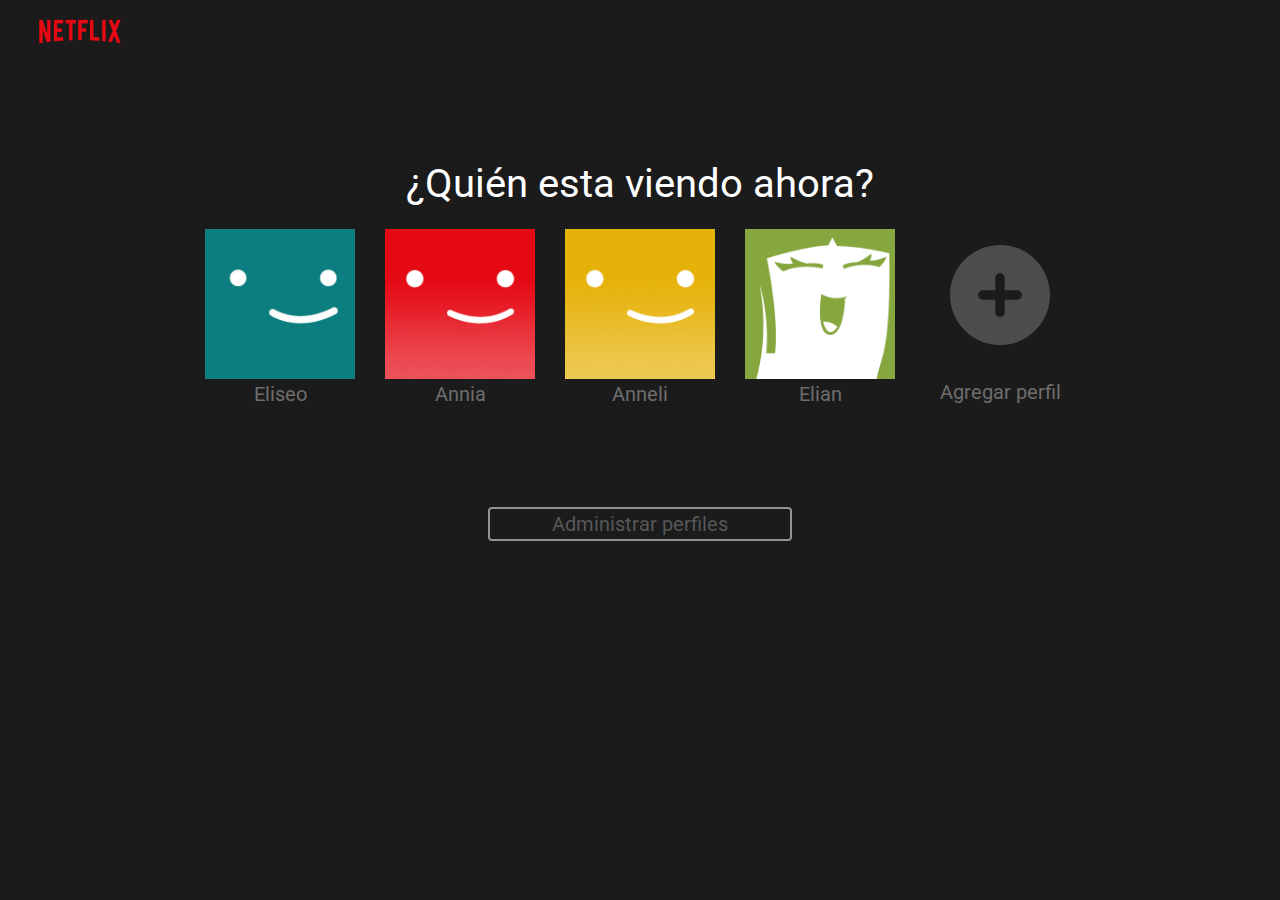
<file: login.html>
<!DOCTYPE html>
<html lang="en">
<head>
    <meta charset="UTF-8">
    <meta http-equiv="X-UA-Compatible" content="IE=edge">
    <meta name="viewport" content="width=device-width, initial-scale=1.0">
    <title>Netflix</title>
    <link rel="icon" href="src/n.png">
    <link rel="stylesheet" href="src/stylelogin.css">
    <link rel="preconnect" href="https://fonts.googleapis.com">
    <link rel="preconnect" href="https://fonts.gstatic.com" crossorigin>
    <link href="https://fonts.googleapis.com/css2?family=Roboto:ital,wght@0,300;0,400;0,500;0,700;1,900&display=swap" rel="stylesheet">
</head>
<body>
    <nav id="logo">
        <img src="src/logonetflix.png" alt="logonetflix" id="netflix">
    </nav>
    <div id="mensaje">
        ¿Quién esta viendo ahora?
    </div>
    <div id="carrusel">
        <a href="index.html"><img src="src/av1.jpg" alt="" target="_self" class="avatars">Eliseo</a>
        <a href="index.html"><img src="src/av2.jpg" alt="" target="_self" class="avatars">Annia</a>
        <a href="index.html"><img src="src/av3.jpg" alt="" target="_self" class="avatars">Anneli</a>
        <a href="index.html"><img src="src/av4.jpg" alt="" target="_self" class="avatars">Elian</a>
        <a href="" id="plusa"><img src="src/plus.svg" alt="" id="plus"><div id="agrperf">Agregar perfil</div>  </a>
    </div>
    <div id="perfiles">
        Administrar perfiles
    </div>
</body>
</html>
</file>
<file: src/stylelogin.css>
body{
    margin: 0px;
    background:rgb(27, 27, 27);
    color: white;
    font-family: 'Roboto', sans-serif;
  }

nav{
    height: 60px;
    top: 0px;
    width: 100%;
    z-index: 3 ;
    display: flex;
    justify-content: flex-start;
}
#logo #netflix{
    width: 100px;
    margin-left: 30px;
}
#mensaje{
    margin-top: 100px;
    width: 100%;
    display: flex;
    justify-content: center;
    font-family: 'Roboto', sans-serif;
    font-size: 40px;
    margin-bottom: 20px;
}
#carrusel{
    margin: auto;
    display: flex;
    width: 900px;
    height: 180px;
    justify-content: space-around;
    color: rgb(87, 87, 87);
    font-size: 20px;
}
#carrusel a{
    text-decoration: none;
    display: flex;
    flex-direction: column;
    align-items: center;
    color: rgb(109, 109, 109);
    justify-content: space-around;
    height: 180px;
}
#carrusel a:hover{
    color: rgb(241, 240, 240);
}
.avatars{
    width: 150px;
}
.avatars:hover{
    border: 3px solid white;
    transition: 200ms;
    color: rgb(152, 131, 131);
}
#plusa{
    display: flex;
    flex-direction: column;
    align-items: flex-end;
    height: 180px;
    width: 150px;
}
#plus{
    width: 100px;
    height: 100px;
    filter: invert(30%);
    margin: 0;

}
#agrperf{
    margin-bottom: -15px;
}
#plus:hover{
    filter: invert(70%);
    transition: 200ms;
}
#perfiles{
    
    display: flex;
    justify-content: center;
    align-items: center;
    margin: auto;
    display: flex;
    width: 300px;
    height: 30px;
    border: 2px solid rgb(147, 147, 147);
    border-radius: 4px;
    color: rgb(87, 87, 87);
    font-size: 20px;
    margin-top: 100px;
}
#perfiles:hover{
    cursor: pointer;
    border: 2px solid rgb(255, 255, 255);
    color: rgb(255, 255, 255);
}
</file>
